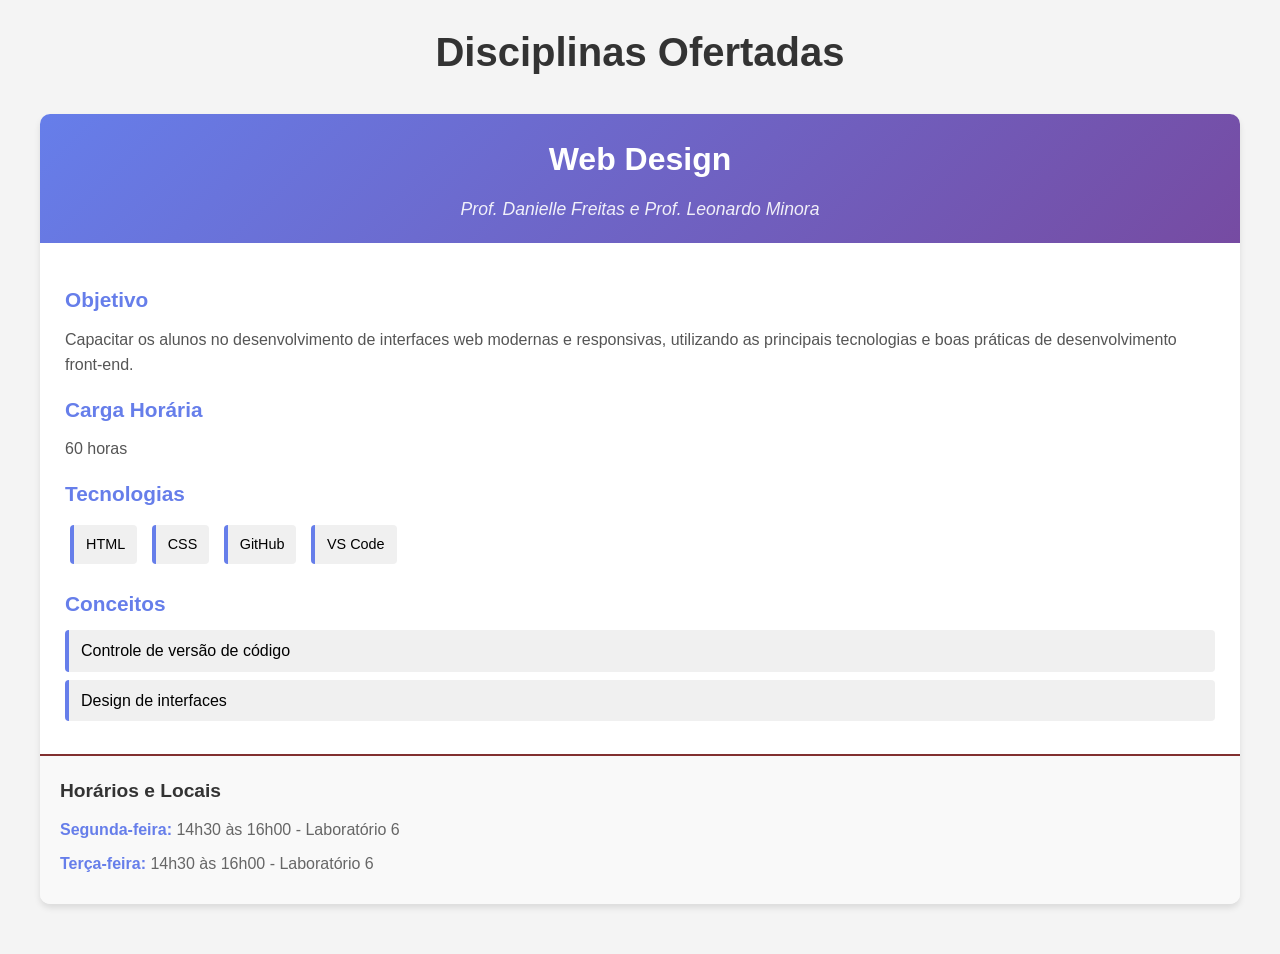
<file: cards.html>
<!DOCTYPE html>
<html lang="pt-BR">
<head>
    <meta charset="UTF-8">
    <meta name="viewport" content="width=device-width, initial-scale=1.0">
    <title>Cards de Disciplinas</title>
    <link rel="stylesheet" href="cards.css">
</head>
<body>
    <div class="container">
        <h1>Disciplinas Ofertadas</h1>
        
        <!-- Card da disciplina -->
        <div class="card">
            <!-- Título do Card -->
            <div class="card-header">
                <h2>Web Design</h2>
                <p class="professores">Prof. Danielle Freitas e Prof. Leonardo Minora</p>
            </div>
            
            <!-- Conteúdo do Card -->
            <div class="card-content">

                <h3>Objetivo</h3>
                <p>
                    Capacitar os alunos no desenvolvimento de interfaces web modernas e responsivas,
                    utilizando as principais tecnologias e boas práticas de desenvolvimento front-end.
                </p>
                
                <h3>Carga Horária</h3>
                <p>60 horas</p>
                
                <h3>Tecnologias</h3>
                <ul class="tecnologias">
                    <li>HTML</li>
                    <li>CSS</li>
                    <li>GitHub</li>
                    <li>VS Code</li>
                </ul>
                
                <h3>Conceitos</h3>
                <ul class="conceitos">
                    <li>Controle de versão de código</li>
                    <li>Design de interfaces</li>
                </ul>
            </div>
            
            <!-- Rodapé do Card -->
            <div class="card-footer">
                <h3>Horários e Locais</h3>
                <p><strong>Segunda-feira:</strong> 14h30 às 16h00 - Laboratório 6</p>
                <p><strong>Terça-feira:</strong> 14h30 às 16h00 - Laboratório 6</p>
            </div>
        </div>
        
    </div>
</body>
</html>
</file>
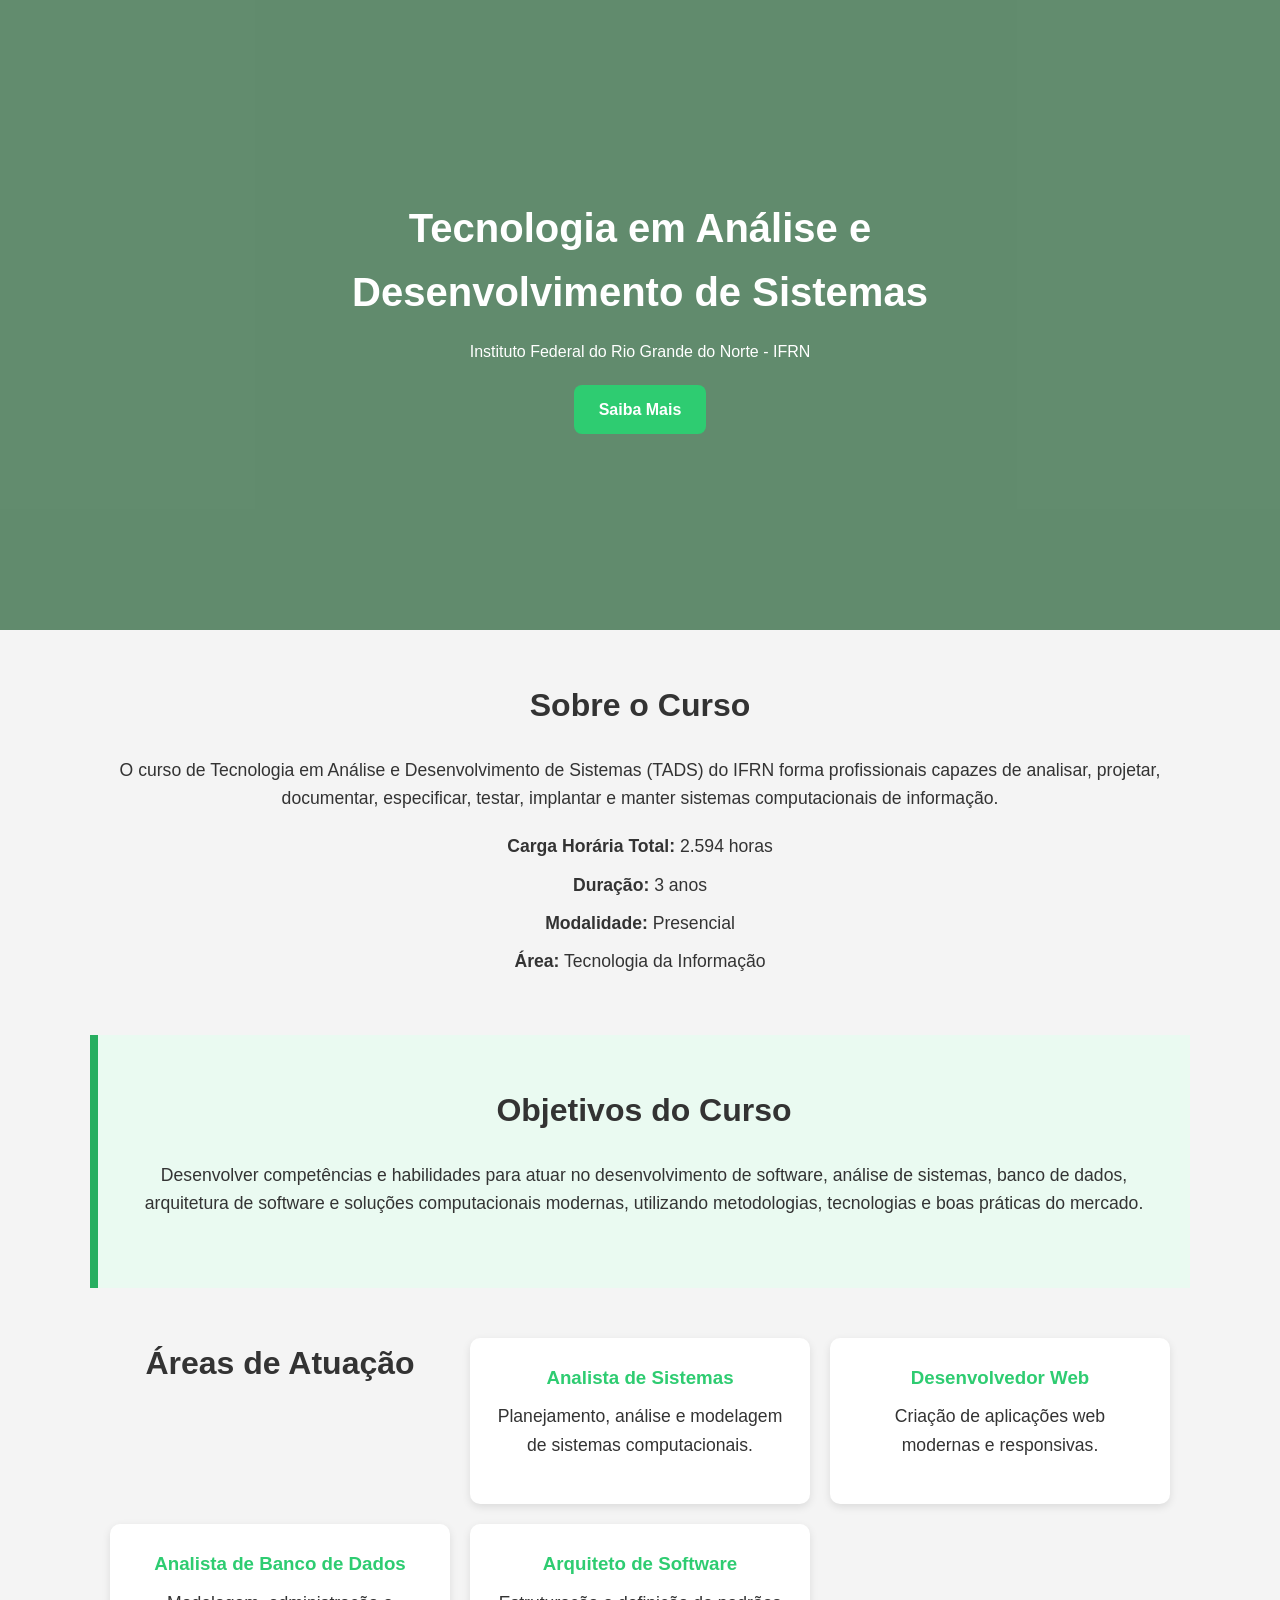
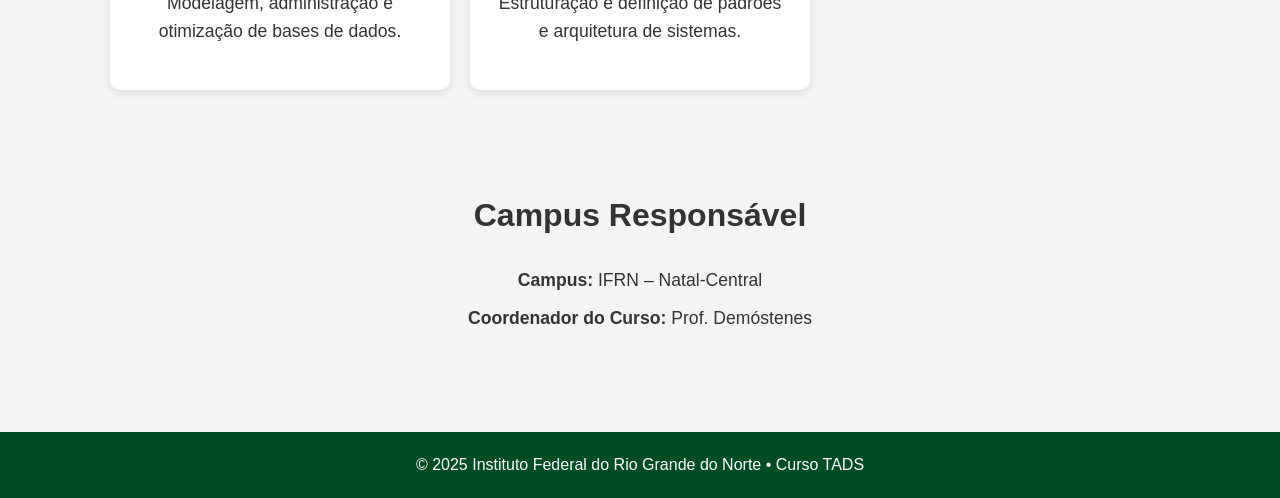
<file: landingpage.html>
<!DOCTYPE html>
<html lang="pt-BR">
<head>
    <meta charset="UTF-8">
    <meta name="viewport" content="width=device-width, initial-scale=1.0">
    <title>Tecnologia em Análise e Desenvolvimento de Sistemas - IFRN</title>
    <link rel="stylesheet" href="landingpage.css">
</head>

<body>

    <header class="hero">
        <div class="overlay"></div>
        <div class="hero-content">
            <h1>Tecnologia em Análise e Desenvolvimento de Sistemas</h1>
            <p>Instituto Federal do Rio Grande do Norte - IFRN</p>
            <a href="#sobre" class="btn">Saiba Mais</a>
        </div>
    </header>

    <section id="sobre" class="section">
        <h2>Sobre o Curso</h2>
        <p>
            O curso de Tecnologia em Análise e Desenvolvimento de Sistemas (TADS) do IFRN forma
            profissionais capazes de analisar, projetar, documentar, especificar, testar, implantar
            e manter sistemas computacionais de informação.
        </p>

        <ul class="info-list">
            <li><strong>Carga Horária Total:</strong> 2.594 horas</li>
            <li><strong>Duração:</strong> 3 anos</li>
            <li><strong>Modalidade:</strong> Presencial</li>
            <li><strong>Área:</strong> Tecnologia da Informação</li>
        </ul>
    </section>

    <section class="section destaque">
        <h2>Objetivos do Curso</h2>
        <p>
            Desenvolver competências e habilidades para atuar no desenvolvimento de software, 
            análise de sistemas, banco de dados, arquitetura de software e soluções computacionais
            modernas, utilizando metodologias, tecnologias e boas práticas do mercado.
        </p>
    </section>

    <section class="section cards">
        <h2>Áreas de Atuação</h2>

        <div class="card">
            <h3>Analista de Sistemas</h3>
            <p>Planejamento, análise e modelagem de sistemas computacionais.</p>
        </div>

        <div class="card">
            <h3>Desenvolvedor Web</h3>
            <p>Criação de aplicações web modernas e responsivas.</p>
        </div>

        <div class="card">
            <h3>Analista de Banco de Dados</h3>
            <p>Modelagem, administração e otimização de bases de dados.</p>
        </div>

        <div class="card">
            <h3>Arquiteto de Software</h3>
            <p>Estruturação e definição de padrões e arquitetura de sistemas.</p>
        </div>
    </section>

   <section class="section campus">
    <h2>Campus Responsável</h2>

    <ul class="info-list">
        <li><strong>Campus:</strong> IFRN – Natal-Central</li>
        <li><strong>Coordenador do Curso:</strong> Prof. Demóstenes</li>
    </ul>
</section>

    <footer>
        <p>© 2025 Instituto Federal do Rio Grande do Norte • Curso TADS</p>
    </footer>

</body>
</html>
</file>
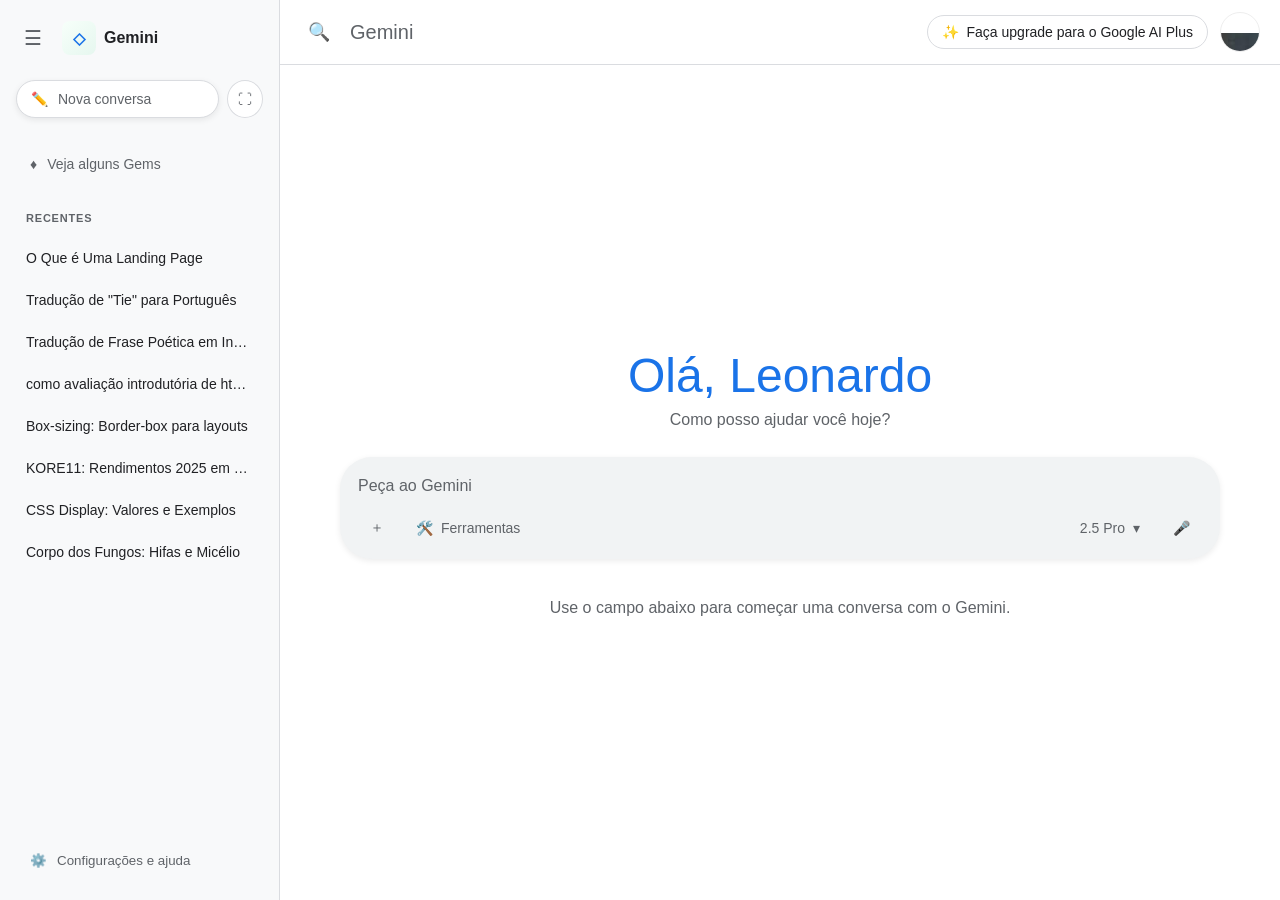
<file: replica.html>
<!DOCTYPE html>
<html lang="pt-BR">
<head>
    <meta charset="UTF-8" />
    <meta name="viewport" content="width=device-width,initial-scale=1" />
    <title>Gemini - Replica</title>
    <link rel="stylesheet" href="replica.css" />
</head>
<body>
    <!-- Barra Lateral -->
    <aside class="sidebar" id="sidebar" aria-label="Barra lateral">
        <!-- Menu Hambúrguer -->
        <div class="sidebar-header">
            <button class="menu-btn" id="menuBtn" aria-label="Abrir menu">
                <span class="menu-icon" aria-hidden="true">☰</span>
            </button>
            <div class="brand">
                <span class="brand-logo" aria-hidden="true">◇</span>
                <span class="brand-text">Gemini</span>
            </div>
        </div>

        <!-- Nova Conversa -->
        <div class="new-chat">
            <button class="new-chat-btn" aria-label="Nova conversa">
                <span class="icon" aria-hidden="true">✏️</span>
                <span class="text">Nova conversa</span>
            </button>
            <button class="expand-btn" aria-label="Expandir conversa">
                <span class="icon" aria-hidden="true">⛶</span>
            </button>
        </div>

        <!-- Veja alguns Gems -->
        <div class="gems-section">
            <button class="gems-btn" aria-label="Veja alguns Gems">
                <span class="icon" aria-hidden="true">♦️</span>
                <span class="text">Veja alguns Gems</span>
            </button>
        </div>

        <!-- Seção Recentes -->
        <div class="recent-section" aria-live="polite">
            <h3>Recentes</h3>
            <ul class="recent-list" role="list">
                <li><a href="#" role="link">O Que é Uma Landing Page</a></li>
                <li><a href="#">Tradução de "Tie" para Português</a></li>
                <li><a href="#">Tradução de Frase Poética em Inglês</a></li>
                <li><a href="#">como avaliação introdutória de html ...</a></li>
                <li><a href="#">Box-sizing: Border-box para layouts</a></li>
                <li><a href="#">KORE11: Rendimentos 2025 em JSON</a></li>
                <li><a href="#">CSS Display: Valores e Exemplos</a></li>
                <li><a href="#">Corpo dos Fungos: Hifas e Micélio</a></li>
            </ul>
        </div>

        <!-- Rodapé / Configurações -->
        <div class="sidebar-footer">
            <button class="settings-btn" aria-label="Configurações e ajuda">
                <span class="icon" aria-hidden="true">⚙️</span>
                <span class="text">Configurações e ajuda</span>
            </button>
        </div>
    </aside>

    <!-- Conteúdo Principal -->
    <main class="main-content" id="mainContent" tabindex="-1">
        <!-- Barra Superior -->
        <header class="top-bar">
            <div class="top-bar-left">
                <button class="search-btn" aria-label="Buscar">
                    <span class="icon" aria-hidden="true">🔍</span>
                </button>
                <h1 class="logo">Gemini</h1>
            </div>

            <div class="top-bar-right">
                <button class="upgrade-btn" aria-label="Fazer upgrade">
                    <span class="icon" aria-hidden="true">✨</span>
                    <span class="text">Faça upgrade para o Google AI Plus</span>
                </button>

                <div class="profile-pic" title="Perfil">
                    <img src="careca felipe.png" alt="Perfil" style="width:200px; display:block; margin:20px auto;">
                </div>
            </div>
        </header>

        <!-- Área de Chat -->
        <div class="chat-area">
            <div class="welcome-message" role="region" aria-label="Mensagem de boas-vindas">
                <h2>Olá, Leonardo</h2>
                <p class="welcome-sub">Como posso ajudar você hoje?</p>
            </div>

            <!-- Campo de Entrada -->
            <div class="input-container" role="form" aria-label="Campo de entrada do Gemini">
                <div class="input-box">
                    <input
                        type="text"
                        placeholder="Peça ao Gemini"
                        class="chat-input"
                        id="chatInput"
                        aria-label="Peça ao Gemini"
                    />

                    <div class="input-actions" role="group" aria-label="Ações do campo">
                        <button class="action-btn" aria-label="Adicionar">
                            <span class="icon" aria-hidden="true">＋</span>
                        </button>

                        <button class="tools-btn" aria-label="Ferramentas">
                            <span class="icon" aria-hidden="true">🛠️</span>
                            <span class="text">Ferramentas</span>
                        </button>

                        <div class="version-wrap">
                            <button class="version-selector" id="versionBtn" aria-haspopup="listbox" aria-expanded="false">
                                <span class="text">2.5 Pro</span>
                                <span class="icon" aria-hidden="true">▾</span>
                            </button>
                            <ul class="version-list" id="versionList" role="listbox" aria-label="Modelos" hidden>
                                <li role="option" tabindex="0">2.5 Pro</li>
                                <li role="option" tabindex="0">2.0</li>
                                <li role="option" tabindex="0">1.0</li>
                            </ul>
                        </div>

                        <button class="mic-btn" aria-label="Entrada por voz">
                            <span class="icon" aria-hidden="true">🎤</span>
                        </button>
                    </div>
                </div>
            </div>

            <!-- espaço para mensagens futuras -->
            <div class="conversation-placeholder" aria-hidden="true">
                <p>Use o campo abaixo para começar uma conversa com o Gemini.</p>
            </div>
        </div>
    </main>

    <script>
        // Toggle sidebar on mobile
        const menuBtn = document.getElementById('menuBtn');
        const sidebar = document.getElementById('sidebar');
        menuBtn.addEventListener('click', () => {
            sidebar.classList.toggle('open');
        });

        // Accessible version dropdown
        const versionBtn = document.getElementById('versionBtn');
        const versionList = document.getElementById('versionList');

        versionBtn.addEventListener('click', () => {
            const expanded = versionBtn.getAttribute('aria-expanded') === 'true';
            versionBtn.setAttribute('aria-expanded', String(!expanded));
            if (expanded) {
                versionList.hidden = true;
            } else {
                versionList.hidden = false;
                versionList.querySelector('[role="option"]').focus();
            }
        });

        // Close dropdown when click outside
        document.addEventListener('click', (e) => {
            if (!versionBtn.contains(e.target) && !versionList.contains(e.target)) {
                versionList.hidden = true;
                versionBtn.setAttribute('aria-expanded', 'false');
            }
        });

        // basic keyboard support for version options
        document.querySelectorAll('.version-list [role="option"]').forEach((opt) => {
            opt.addEventListener('click', () => {
                versionBtn.querySelector('.text').textContent = opt.textContent;
                versionList.hidden = true;
                versionBtn.setAttribute('aria-expanded', 'false');
            });
            opt.addEventListener('keydown', (ev) => {
                if (ev.key === 'Enter' || ev.key === ' ') {
                    ev.preventDefault();
                    opt.click();
                }
            });
        });
    </script>
</body>
</html>
</file>
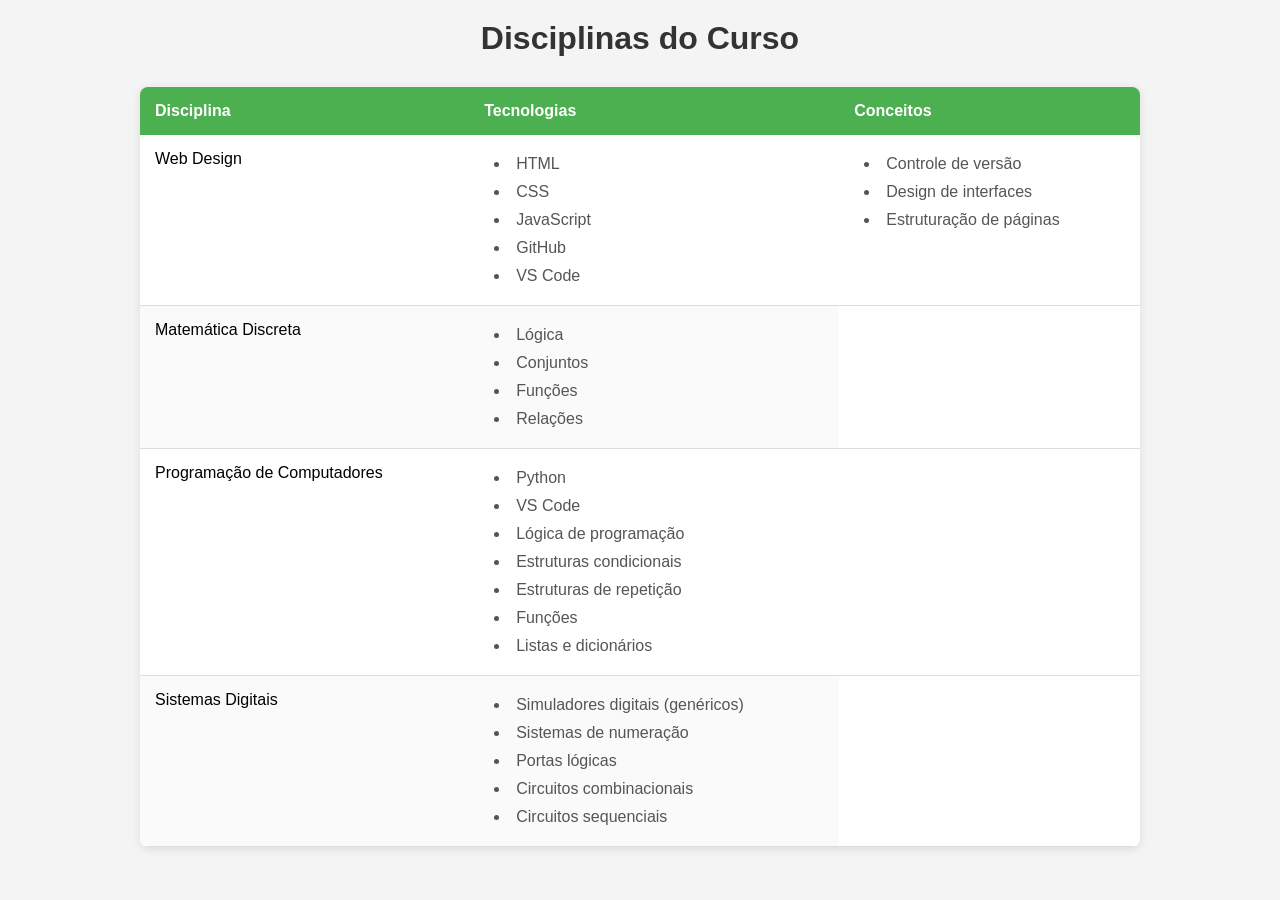
<file: tabelas.html>
<!DOCTYPE html>
<html lang="pt-BR">
<head>
    <meta charset="UTF-8">
    <meta name="viewport" content="width=device-width, initial-scale=1.0">
    <title>Tabela de Disciplinas</title>
    <link rel="stylesheet" href="tabelas.css">
</head>
<body>
    <h1>Disciplinas do Curso</h1>

    <table>
        <thead>
            <tr>
                <th>Disciplina</th>
                <th>Tecnologias</th>
                <th>Conceitos</th>
            </tr>
        </thead>
        <tbody>

            <!-- WEB DESIGN -->
            <tr>
                <td>Web Design</td>
                <td>
                    <ul>
                        <li>HTML</li>
                        <li>CSS</li>
                        <li>JavaScript</li>
                        <li>GitHub</li>
                        <li>VS Code</li>
                    </ul>
                </td>
                <td>
                    <ul>
                        <li>Controle de versão</li>
                        <li>Design de interfaces</li>
                        <li>Estruturação de páginas</li>
                    </ul>
                </td>
            </tr>

            <!-- MATEMÁTICA DISCRETA -->
            <tr>
                <td>Matemática Discreta</td>
                <td>
                    <ul>
                        <li>Lógica</li>
                        <li>Conjuntos</li>
                        <li>Funções</li>
                        <li>Relações</li>
                    </ul>
                </td>
            </tr>

            <!-- PROGRAMAÇÃO DE COMPUTADORES -->
            <tr>
                <td>Programação de Computadores</td>
                <td>
                    <ul>
                        <li>Python</li>
                        <li>VS Code</li>
                        <li>Lógica de programação</li>
                        <li>Estruturas condicionais</li>
                        <li>Estruturas de repetição</li>
                        <li>Funções</li>
                        <li>Listas e dicionários</li>
                    </ul>
                </td>
            </tr>

            <!-- SISTEMAS DIGITAIS -->
            <tr>
                <td>Sistemas Digitais</td>
                <td>
                    <ul>
                        <li>Simuladores digitais (genéricos)</li>
                        <li>Sistemas de numeração</li>
                        <li>Portas lógicas</li>
                        <li>Circuitos combinacionais</li>
                        <li>Circuitos sequenciais</li>
                    </ul>
                </td>
            </tr>

        </tbody>
    </table>
</body>
</html>
</file>
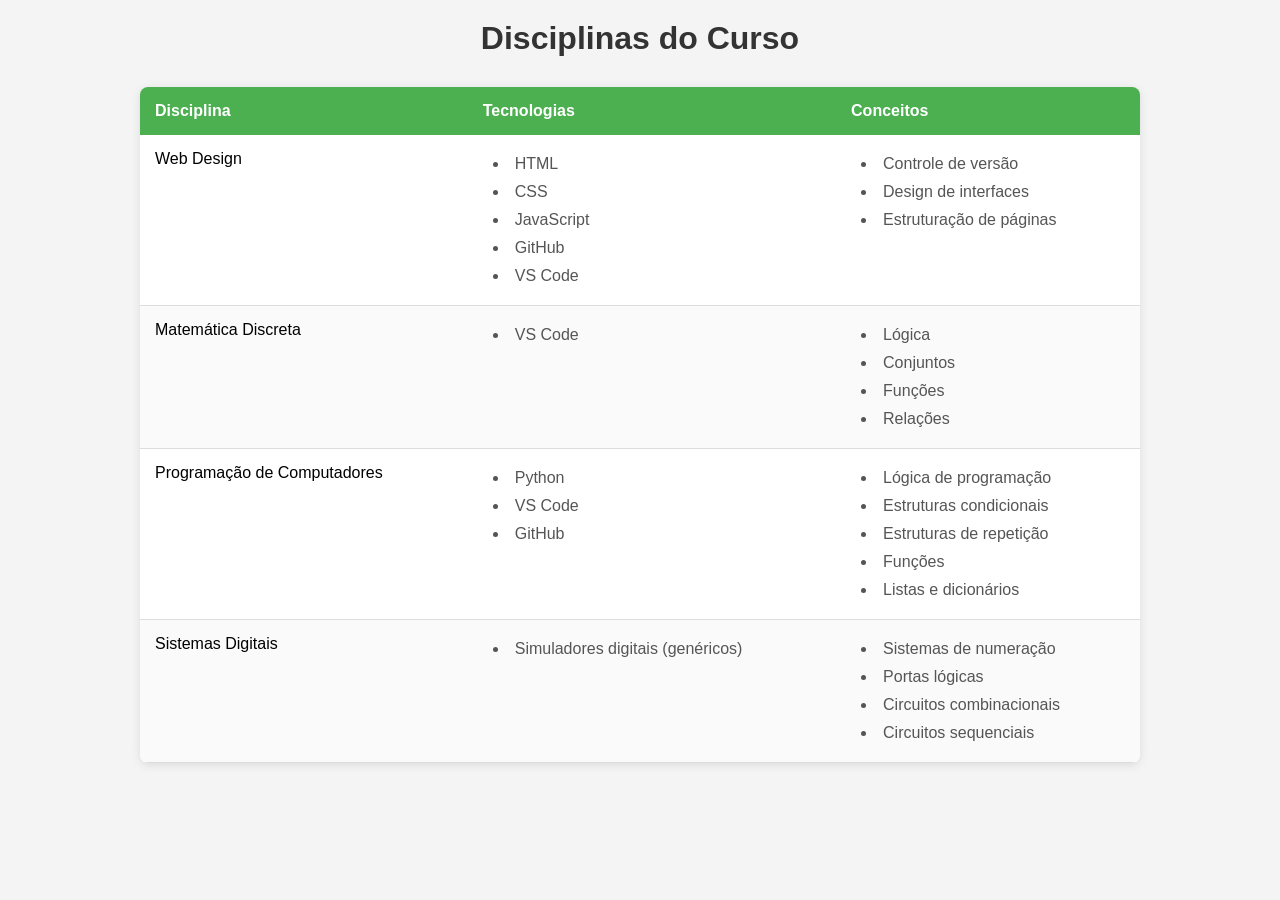
<file: tabelas/tabelas.html>
<!DOCTYPE html>
<html lang="pt-BR">
<head>
    <meta charset="UTF-8">
    <meta name="viewport" content="width=device-width, initial-scale=1.0">
    <title>Tabela de Disciplinas</title>
    <link rel="stylesheet" href="tabelas.css">
</head>
<body>
    <h1>Disciplinas do Curso</h1>

    <table>
        <thead>
            <tr>
                <th>Disciplina</th>
                <th>Tecnologias</th>
                <th>Conceitos</th>
            </tr>
        </thead>
        <tbody>

            <!-- WEB DESIGN -->
            <tr>
                <td>Web Design</td>
                <td>
                    <ul>
                        <li>HTML</li>
                        <li>CSS</li>
                        <li>JavaScript</li>
                        <li>GitHub</li>
                        <li>VS Code</li>
                    </ul>
                </td>
                <td>
                    <ul>
                        <li>Controle de versão</li>
                        <li>Design de interfaces</li>
                        <li>Estruturação de páginas</li>
                    </ul>
                </td>
            </tr>

            <!-- MATEMÁTICA DISCRETA -->
            <tr>
                <td>Matemática Discreta</td>
                <td>
                    <ul>
                        <li>VS Code</li>
                    </ul>
                </td>
                <td>
                    <ul>
                        <li>Lógica</li>
                        <li>Conjuntos</li>
                        <li>Funções</li>
                        <li>Relações</li>
                    </ul>
                </td>
            </tr>

            <!-- PROGRAMAÇÃO DE COMPUTADORES -->
            <tr>
                <td>Programação de Computadores</td>
                <td>
                    <ul>
                        <li>Python</li>
                        <li>VS Code</li>
                        <li>GitHub</li>
                    </ul>
                </td>
                <td>
                    <ul>
                        <li>Lógica de programação</li>
                        <li>Estruturas condicionais</li>
                        <li>Estruturas de repetição</li>
                        <li>Funções</li>
                        <li>Listas e dicionários</li>
                    </ul>
                </td>
            </tr>

            <!-- SISTEMAS DIGITAIS -->
            <tr>
                <td>Sistemas Digitais</td>
                <td>
                    <ul>
                        <li>Simuladores digitais (genéricos)</li>
                    </ul>
                </td>
                <td>
                    <ul>
                        <li>Sistemas de numeração</li>
                        <li>Portas lógicas</li>
                        <li>Circuitos combinacionais</li>
                        <li>Circuitos sequenciais</li>
                    </ul>
                </td>
            </tr>

        </tbody>
    </table>
</body>
</html>
</file>
<file: cards.css>
/* Reset básico */
* {
    margin: 0;
    padding: 0;
    box-sizing: border-box;
}

body {
    font-family: Arial, sans-serif;
    background-color: #f4f4f4;
    padding: 20px;
    line-height: 1.6;
}

.container {
    max-width: 1200px;
    margin: 0 auto;
}

.container h1 {
    text-align: center;
    color: #333;
    margin-bottom: 30px;
    font-size: 2.5em;
}

/* Estilo do Card */
.card {
    background-color: #fff;
    border-radius: 10px;
    box-shadow: 0 4px 6px rgba(0, 0, 0, 0.1);
    margin-bottom: 30px;
    overflow: hidden;
    transition: transform 0.3s ease, box-shadow 0.3s ease;
}

.card:hover {
    transform: translateY(-5px);
    box-shadow: 0 8px 12px rgba(0, 0, 0, 0.15);
}

/* Header do Card */
.card-header {
    background: linear-gradient(135deg, #667eea 0%, #764ba2 100%);
    color: white;
    padding: 20px;
    text-align: center;
}

.card-header h2 {
    font-size: 2em;
    margin-bottom: 10px;
}

.card-header .professores {
    font-size: 1.1em;
    font-style: italic;
    opacity: 0.9;
}

/* Conteúdo do Card */
.card-content {
    padding: 25px;
}

.card-content h3 {
    color: #667eea;
    margin-top: 15px;
    margin-bottom: 10px;
    font-size: 1.3em;
}

.card-content p {
    color: #555;
    margin-bottom: 15px;
}

.card-content ul {
    list-style: none;
    padding-left: 0;
}

.card-content ul li {
    background-color: #f0f0f0;
    padding: 8px 12px;
    margin-bottom: 8px;
    border-left: 4px solid #667eea;
    border-radius: 4px;
}

.tecnologias li {
    display: inline-block;
    background-color: #667eea;
    color: rgb(0, 0, 0);
    padding: 6px 15px;
    margin: 5px;
    border-radius: 20px;
    border-left: none;
    font-size: 0.9em;
}

/* Rodapé do Card */
.card-footer {
    background-color: #f9f9f9;
    padding: 20px;
    border-top: 2px solid #813030;
}

.card-footer h3 {
    color: #333;
    margin-bottom: 10px;
    font-size: 1.2em;
}

.card-footer p {
    color: #666;
    margin-bottom: 8px;
}

.card-footer strong {
    color: #667eea;
}

/* Responsividade */
@media (max-width: 768px) {
    .container h1 {
        font-size: 2em;
    }
    
    .card-header h2 {
        font-size: 1.5em;
    }
    
    .tecnologias li {
        display: block;
        margin: 5px 0;
    }
}
</file>
<file: landingpage.css>
/* Reset */
* {
    margin: 0;
    padding: 0;
    box-sizing: border-box;
}

body {
    font-family: Arial, Helvetica, sans-serif;
    line-height: 1.6;
    background: #f4f4f4;
    color: #333;
}

/* ---------- HERO ---------- */
.hero {
    position: relative;
    height: 70vh;
    background: url('https://www.google.com/url?sa=i&url=https%3A%2F%2Fdiatinf.ifrn.edu.br%2Fdocentes%2F&psig=AOvVaw2000Yg0BSv8Tww8jGCgCyK&ust=1763257991732000&source=images&cd=vfe&opi=89978449&ved=0CBUQjRxqFwoTCMCbxfWF85ADFQAAAAAdAAAAABAi') center/cover no-repeat;
    display: flex;
    justify-content: center;
    align-items: center;
}

.hero .overlay {
    position: absolute;
    width: 100%;
    height: 100%;
    background: rgba(0, 70, 20, 0.6); /* verde IFRN escuro */
}

.hero-content {
    position: relative;
    color: white;
    text-align: center;
    max-width: 700px;
    padding: 20px;
}

.hero-content h1 {
    font-size: 2.5rem;
    margin-bottom: 15px;
}

.btn {
    display: inline-block;
    margin-top: 20px;
    padding: 12px 25px;
    background: #2ecc71;
    color: white;
    text-decoration: none;
    border-radius: 8px;
    font-weight: bold;
    transition: 0.3s;
}

.btn:hover {
    background: #27ae60;
}

/* ---------- SEÇÕES ---------- */
.section {
    padding: 50px 20px;
    max-width: 1100px;
    margin: auto;
}

.section h2 {
    text-align: center;
    font-size: 2rem;
    margin-bottom: 25px;
}

.section p {
    font-size: 1.1rem;
    margin-bottom: 20px;
    text-align: center;
}

/* Destaque */
.destaque {
    background: #eafaf1;
    border-left: 8px solid #27ae60;
}

/* ---------- LISTAS ---------- */
.info-list {
    list-style: none;
    margin-top: 20px;
    text-align: center;
}

.info-list li {
    margin: 10px 0;
    font-size: 1.1rem;
}

/* ---------- CARDS ---------- */
.cards {
    display: grid;
    grid-template-columns: repeat(auto-fit, minmax(260px, 1fr));
    gap: 20px;
}

.card {
    background: white;
    border-radius: 10px;
    padding: 25px;
    text-align: center;
    box-shadow: 0 3px 8px rgba(0,0,0,0.1);
    transition: 0.3s;
}

.card:hover {
    transform: translateY(-5px);
    box-shadow: 0 8px 14px rgba(0,0,0,0.2);
}

.card h3 {
    color: #2ecc71;
    margin-bottom: 10px;
}

/* ---------- FOOTER ---------- */
footer {
    background: #004d23;
    color: white;
    padding: 20px;
    text-align: center;
    margin-top: 40px;
}
</file>
<file: replica.css>
/* Reset e Configurações Globais */
* {
    margin: 0;
    padding: 0;
    box-sizing: border-box;
}

/* Variáveis CSS */
:root {
    --sidebar-bg: #f8f9fa;
    --sidebar-width: 280px;
    --primary-color: #1a73e8;
    --text-primary: #202124;
    --text-secondary: #5f6368;
    --hover-bg: #e8eaed;
    --border-color: #dadce0;
    --input-bg: #f1f3f4;
    --white: #ffffff;
    --rounded: 24px;
    --shadow-1: 0 2px 6px rgba(0, 0, 0, 0.08);
}

/* Layout geral */
body {
    font-family: -apple-system, BlinkMacSystemFont, "Segoe UI", Roboto, "Helvetica Neue",
        Arial, "Noto Sans", "Google Sans", sans-serif;
    color: var(--text-primary);
    height: 100vh;
    display: flex;
    background: #f4f4f4;
    overflow: hidden;
    -webkit-font-smoothing: antialiased;
}

/* Sidebar */
.sidebar {
    width: var(--sidebar-width);
    background-color: var(--sidebar-bg);
    display: flex;
    flex-direction: column;
    padding: 12px;
    border-right: 1px solid var(--border-color);
    overflow-y: auto;
    transition: transform 0.28s ease;
    z-index: 20;
}

.sidebar.open {
    transform: translateX(0);
}

/* Header da sidebar */
.sidebar-header {
    display: flex;
    align-items: center;
    gap: 12px;
    padding: 6px 4px;
}

.menu-btn {
    background: none;
    border: none;
    cursor: pointer;
    padding: 8px;
    border-radius: 50%;
    font-size: 20px;
    color: var(--text-secondary);
    transition: background-color 0.18s;
}

.menu-btn:hover {
    background-color: var(--hover-bg);
}

.brand {
    display: flex;
    align-items: center;
    gap: 8px;
    color: var(--text-primary);
    font-weight: 600;
}

.brand-logo {
    width: 34px;
    height: 34px;
    display: inline-flex;
    align-items: center;
    justify-content: center;
    border-radius: 8px;
    background: linear-gradient(135deg, #f7fffa, #e6f7ef);
    color: var(--primary-color);
}

/* Nova Conversa */
.new-chat {
    display: flex;
    gap: 8px;
    margin: 16px 4px;
}

.new-chat-btn {
    flex: 1;
    display: flex;
    align-items: center;
    gap: 10px;
    padding: 10px 14px;
    background: var(--white);
    border: 1px solid var(--border-color);
    border-radius: var(--rounded);
    cursor: pointer;
    font-size: 14px;
    color: var(--text-secondary);
    box-shadow: var(--shadow-1);
    transition: transform 0.15s, box-shadow 0.15s;
}

.new-chat-btn:hover {
    transform: translateY(-3px);
    box-shadow: 0 6px 18px rgba(0,0,0,0.06);
}

.expand-btn {
    padding: 10px;
    background: var(--white);
    border: 1px solid var(--border-color);
    border-radius: 50%;
    cursor: pointer;
    font-size: 14px;
    color: var(--text-secondary);
}

/* Gems Section */
.gems-section {
    margin: 12px 4px;
}

.gems-btn {
    width: 100%;
    display: flex;
    align-items: center;
    gap: 10px;
    padding: 10px 14px;
    background: none;
    border: none;
    border-radius: var(--rounded);
    cursor: pointer;
    font-size: 14px;
    color: var(--text-secondary);
}

.gems-btn:hover {
    background-color: var(--hover-bg);
}

/* Recentes */
.recent-section {
    flex: 1;
    overflow-y: auto;
    margin-top: 8px;
}

.recent-section h3 {
    font-size: 11px;
    font-weight: 600;
    color: var(--text-secondary);
    text-transform: uppercase;
    letter-spacing: 0.8px;
    padding: 10px 14px;
}

.recent-list {
    list-style: none;
    padding-bottom: 16px;
}

.recent-list li {
    margin: 6px 0;
}

.recent-list a {
    display: block;
    padding: 10px 14px;
    color: var(--text-primary);
    text-decoration: none;
    font-size: 14px;
    border-radius: 18px;
    transition: background-color 0.15s;
    white-space: nowrap;
    overflow: hidden;
    text-overflow: ellipsis;
}

.recent-list a:hover {
    background-color: var(--hover-bg);
}

/* Sidebar footer */
.sidebar-footer {
    margin-top: auto;
    padding: 10px 4px;
}

.settings-btn {
    width: 100%;
    display: flex;
    align-items: center;
    gap: 10px;
    padding: 10px 14px;
    background: none;
    border: none;
    border-radius: var(--rounded);
    cursor: pointer;
    color: var(--text-secondary);
}

.settings-btn:hover {
    background-color: var(--hover-bg);
}

/* Main content */
.main-content {
    flex: 1;
    display: flex;
    flex-direction: column;
    background-color: var(--white);
    overflow: hidden;
    min-width: 0; /* allow child to shrink */
}

/* Top bar */
.top-bar {
    display: flex;
    justify-content: space-between;
    align-items: center;
    padding: 12px 20px;
    border-bottom: 1px solid var(--border-color);
    gap: 16px;
}

.top-bar-left,
.top-bar-right {
    display: flex;
    align-items: center;
    gap: 12px;
}

.search-btn {
    background: none;
    border: none;
    cursor: pointer;
    padding: 8px;
    border-radius: 50%;
    font-size: 18px;
    color: var(--text-secondary);
}

.logo {
    font-size: 20px;
    color: var(--text-secondary);
    font-weight: 500;
}

.upgrade-btn {
    display: flex;
    align-items: center;
    gap: 8px;
    padding: 8px 14px;
    background: var(--white);
    border: 1px solid var(--border-color);
    border-radius: 18px;
    cursor: pointer;
    color: var(--text-primary);
    font-size: 14px;
}

.upgrade-btn:hover {
    background-color: var(--hover-bg);
    box-shadow: 0 1px 2px rgba(0,0,0,0.06);
}

.profile-pic {
    width: 40px;
    height: 40px;
    border-radius: 50%;
    overflow: hidden;
    border: 1px solid #eee;
}

.profile-pic img {
    width: 100%;
    height: 100%;
    object-fit: cover;
}

/* Chat area */
.chat-area {
    flex: 1;
    display: flex;
    flex-direction: column;
    align-items: center;
    justify-content: center;
    padding: 28px;
    gap: 28px;
    overflow-y: auto;
}

/* Welcome */
.welcome-message h2 {
    font-size: 48px;
    font-weight: 400;
    color: var(--primary-color);
    text-align: center;
}

.welcome-sub {
    margin-top: 8px;
    color: var(--text-secondary);
    text-align: center;
}

/* Input box */
.input-container {
    width: 100%;
    max-width: 880px;
}

.input-box {
    background-color: var(--input-bg);
    border-radius: 32px;
    padding: 14px 18px;
    display: flex;
    flex-direction: column;
    gap: 10px;
    box-shadow: var(--shadow-1);
}

.chat-input {
    background: none;
    border: none;
    outline: none;
    font-size: 16px;
    color: var(--text-primary);
    width: 100%;
    padding: 6px 0;
}

.chat-input::placeholder {
    color: var(--text-secondary);
}

/* Actions */
.input-actions {
    display: flex;
    align-items: center;
    gap: 8px;
}

.action-btn,
.tools-btn,
.version-selector,
.mic-btn {
    background: none;
    border: none;
    cursor: pointer;
    padding: 8px 12px;
    border-radius: 12px;
    font-size: 14px;
    color: var(--text-secondary);
    display: flex;
    align-items: center;
    gap: 8px;
}

.action-btn:hover,
.tools-btn:hover,
.version-selector:hover,
.mic-btn:hover {
    background-color: var(--hover-bg);
}

/* Version selector specifics */
.version-wrap {
    position: relative;
    margin-left: auto;
}

.version-selector {
    display: flex;
    align-items: center;
    gap: 8px;
    padding: 8px 12px;
    border-radius: 12px;
    border: 1px solid transparent;
}

.version-list {
    position: absolute;
    right: 0;
    top: calc(100% + 8px);
    background: var(--white);
    border: 1px solid var(--border-color);
    border-radius: 10px;
    box-shadow: 0 6px 18px rgba(0,0,0,0.08);
    width: 160px;
    list-style: none;
    padding: 8px 0;
    z-index: 40;
}

.version-list li {
    padding: 8px 12px;
    cursor: pointer;
}

.version-list li:hover,
.version-list li:focus {
    background: var(--hover-bg);
    outline: none;
}

/* Placeholder conversation area */
.conversation-placeholder {
    margin-top: 12px;
    color: var(--text-secondary);
    text-align: center;
}

/* Responsividade */
@media (max-width: 980px) {
    .welcome-message h2 {
        font-size: 36px;
    }
}

@media (max-width: 768px) {
    .sidebar {
        position: fixed;
        left: -320px;
        top: 0;
        bottom: 0;
        transform: translateX(-320px);
        width: var(--sidebar-width);
        box-shadow: 0 10px 30px rgba(0,0,0,0.12);
    }

    .sidebar.open {
        transform: translateX(0);
    }

    .brand-text,
    .new-chat-btn .text,
    .gems-btn .text,
    .settings-btn .text,
    .upgrade-btn .text,
    .tools-btn .text {
        display: none;
    }

    .input-box {
        padding: 12px 14px;
    }

    .top-bar {
        padding: 10px 12px;
    }

    .welcome-message h2 {
        font-size: 28px;
    }

    .version-list {
        right: 8px;
        left: 8px;
        width: auto;
    }
}
</file>
<file: tabelas.css>
* {
    margin: 0;
    padding: 0;
    box-sizing: border-box;
}

body {
    font-family: 'Arial', sans-serif;
    background-color: #f4f4f4;
    padding: 20px;
}

h1 {
    text-align: center;
    color: #333;
    margin-bottom: 30px;
}

table {
    width: 100%;
    max-width: 1000px;
    margin: 0 auto;
    background-color: white;
    border-collapse: collapse;
    box-shadow: 0 2px 10px rgba(0, 0, 0, 0.1);
    border-radius: 8px;
    overflow: hidden;
}

thead {
    background-color: #4CAF50;
    color: white;
}

th {
    padding: 15px;
    text-align: left;
    font-size: 16px;
    font-weight: bold;
}

tbody tr {
    border-bottom: 1px solid #ddd;
}

tbody tr:nth-child(even) {
    background-color: #fafafa; 
}

tbody tr:hover {
    background-color: #f5f5f5;
}

td {
    padding: 15px;
    vertical-align: top;
}

td ul {
    list-style-position: inside;
    margin-left: 10px;
}

td ul li {
    padding: 5px 0;
    color: #555;
}

/* Responsivo */
@media screen and (max-width: 768px) {
    table {
        font-size: 14px;
    }
    
    th, td {
        padding: 10px;
    }
}
</file>
<file: tabelas/tabelas.css>
* {
    margin: 0;
    padding: 0;
    box-sizing: border-box;
}

body {
    font-family: 'Arial', sans-serif;
    background-color: #f4f4f4;
    padding: 20px;
}

h1 {
    text-align: center;
    color: #333;
    margin-bottom: 30px;
}

table {
    width: 100%;
    max-width: 1000px;
    margin: 0 auto;
    background-color: white;
    border-collapse: collapse;
    box-shadow: 0 2px 10px rgba(0, 0, 0, 0.1);
    border-radius: 8px;
    overflow: hidden;
}

thead {
    background-color: #4CAF50;
    color: white;
}

th {
    padding: 15px;
    text-align: left;
    font-size: 16px;
    font-weight: bold;
}

tbody tr {
    border-bottom: 1px solid #ddd;
}

tbody tr:nth-child(even) {
    background-color: #fafafa; 
}

tbody tr:hover {
    background-color: #f5f5f5;
}

td {
    padding: 15px;
    vertical-align: top;
}

td ul {
    list-style-position: inside;
    margin-left: 10px;
}

td ul li {
    padding: 5px 0;
    color: #555;
}

/* Responsivo */
@media screen and (max-width: 768px) {
    table {
        font-size: 14px;
    }
    
    th, td {
        padding: 10px;
    }
}
</file>
